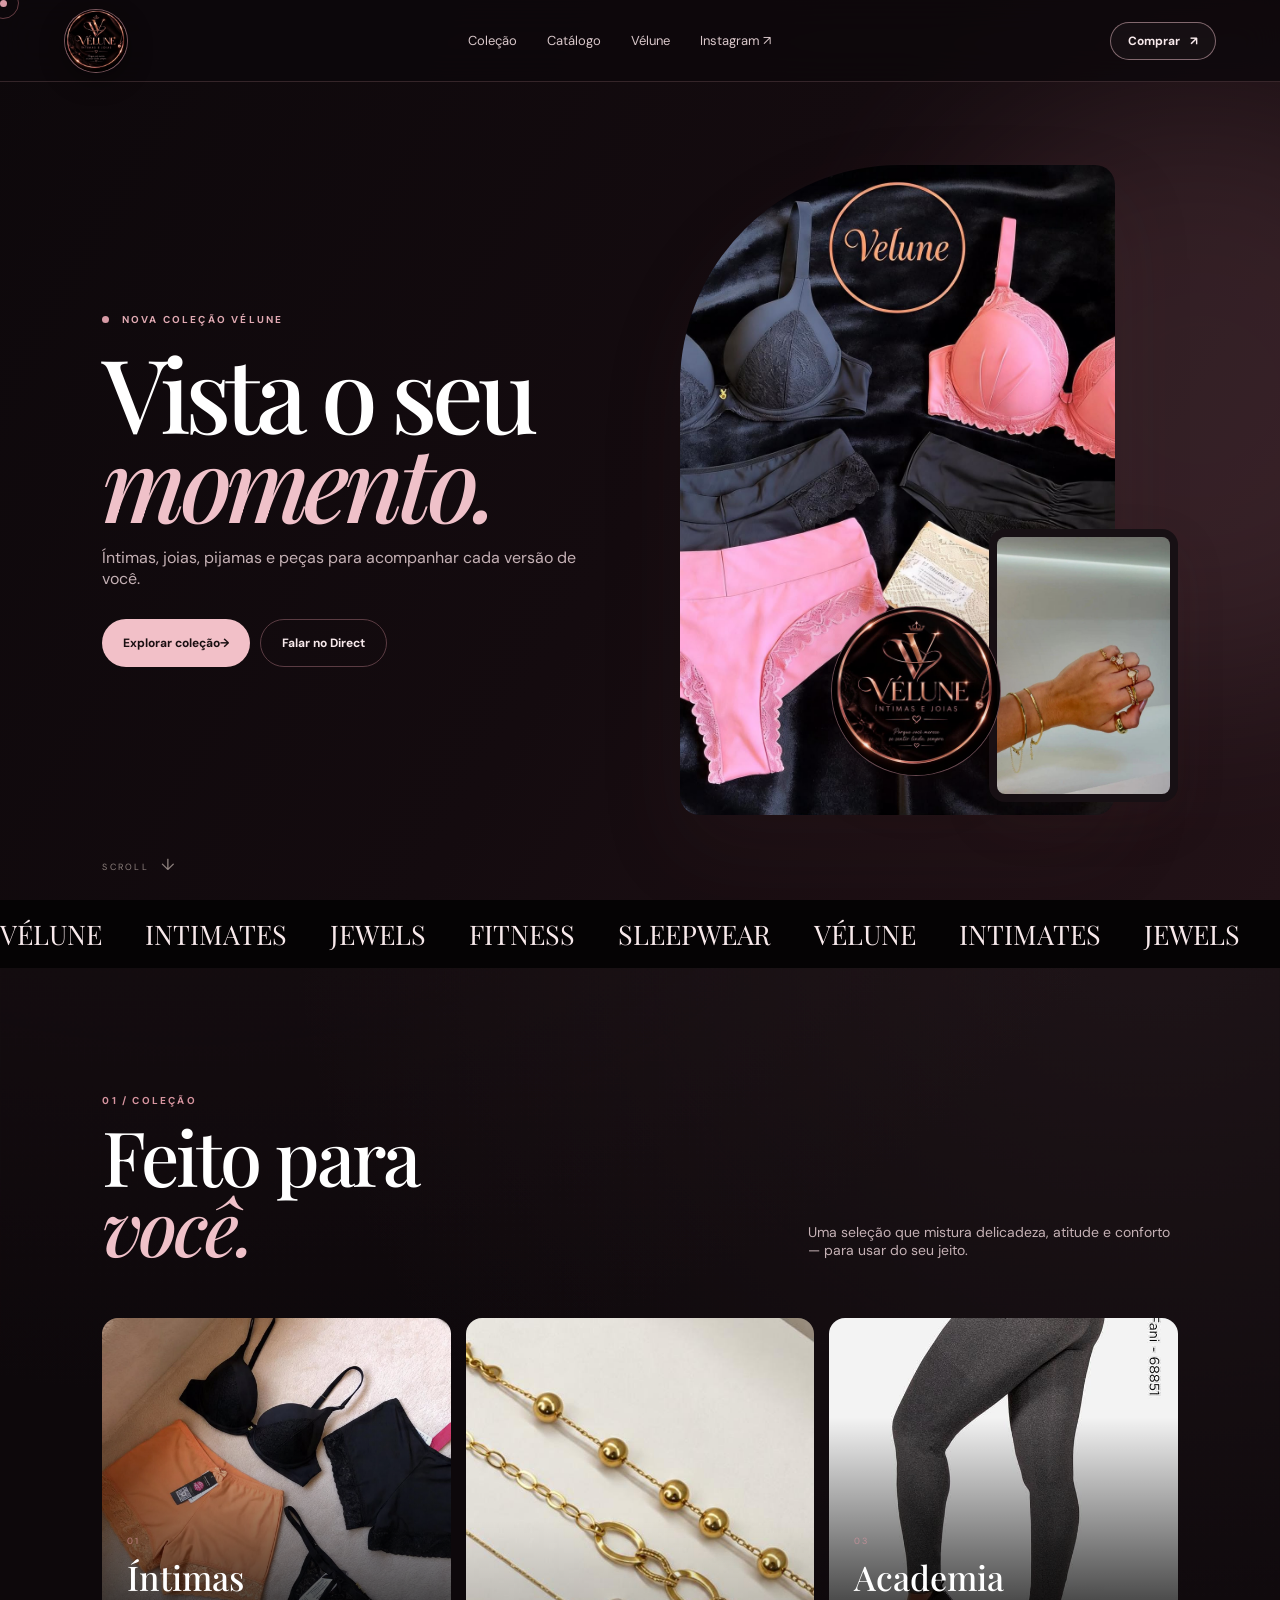
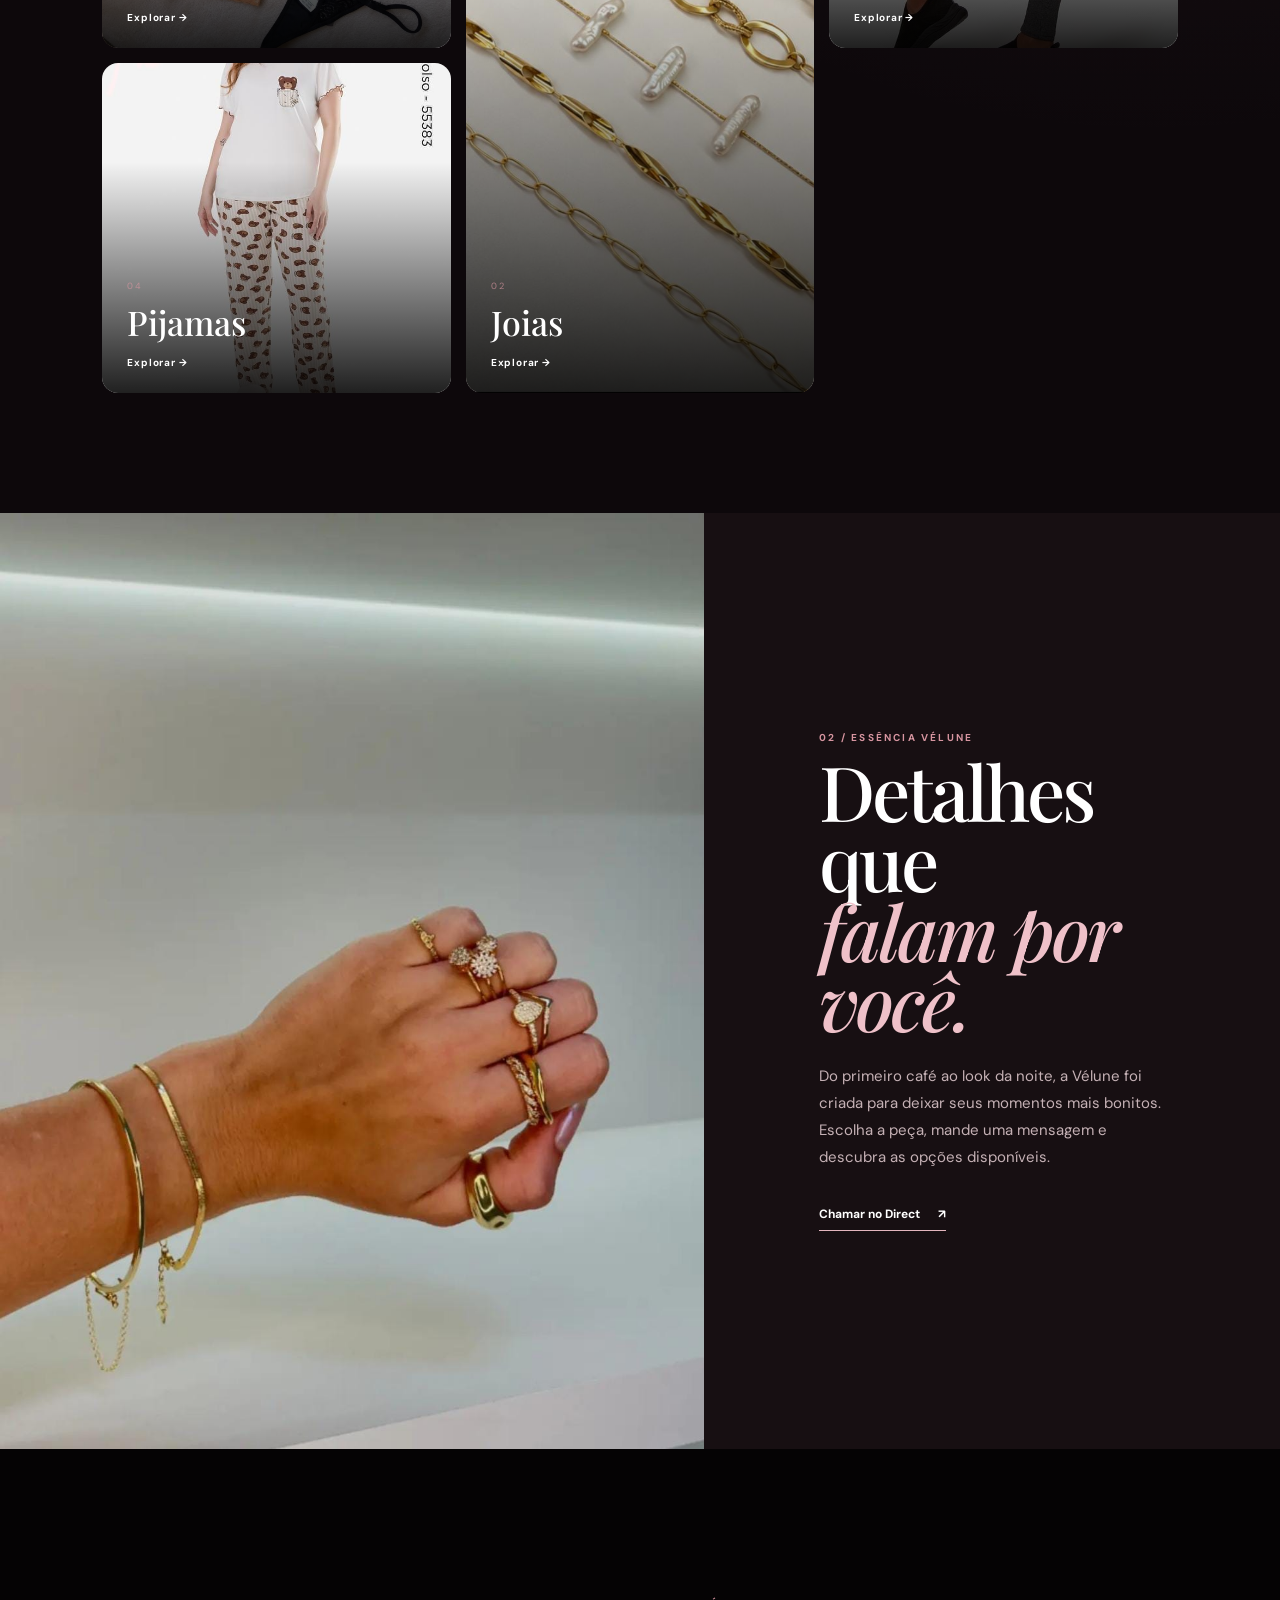
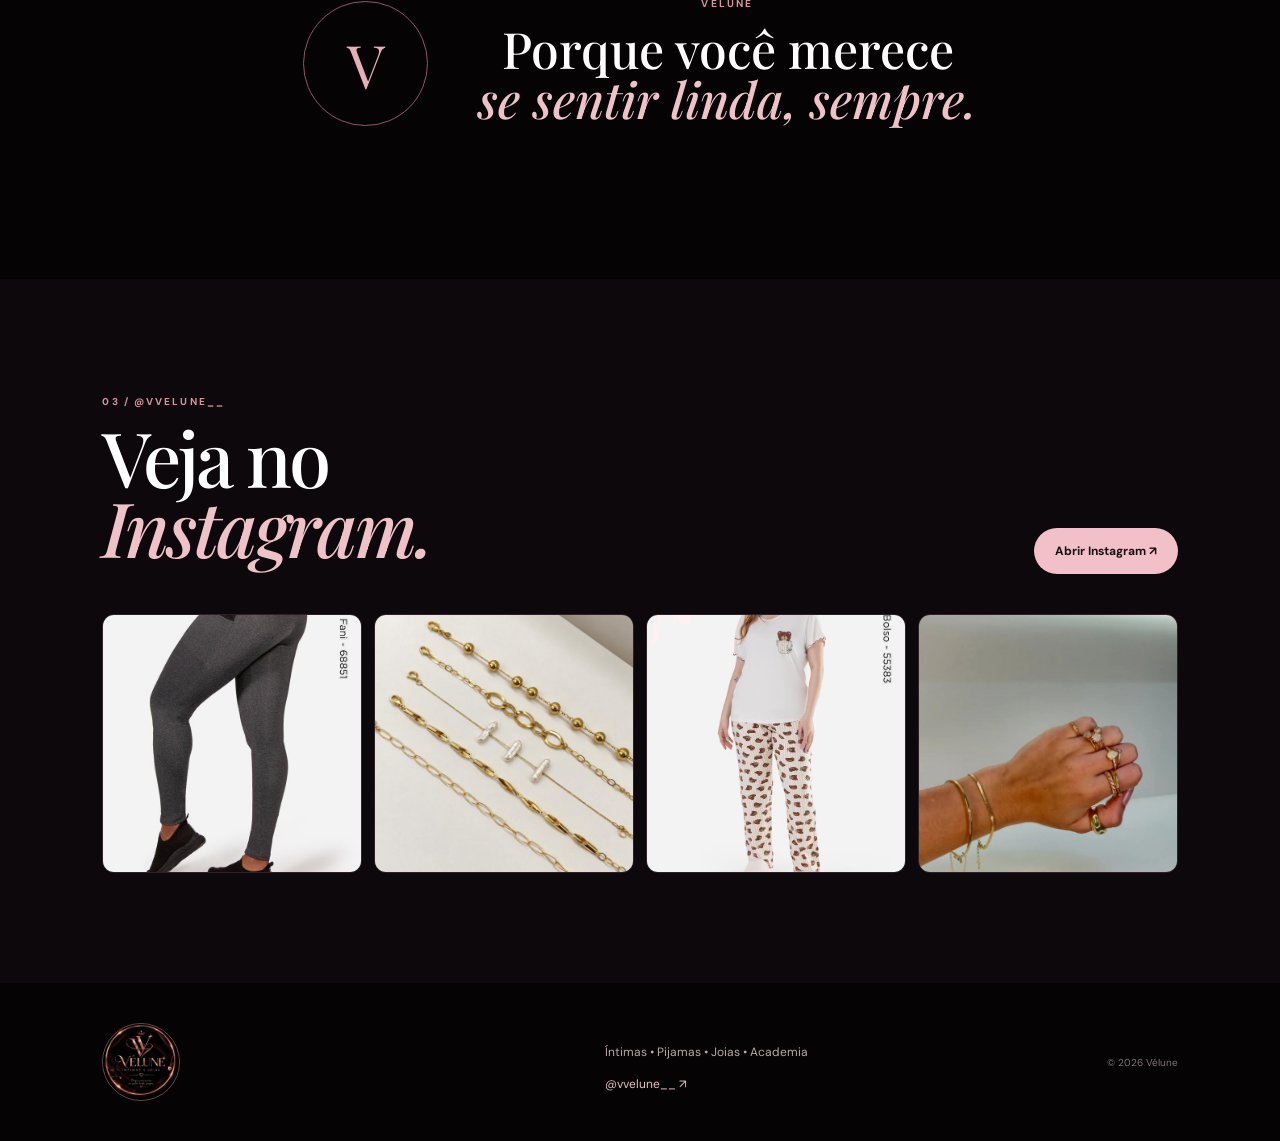
<file: index.html>
<!DOCTYPE html>
<html lang="pt-BR">
<head>
<meta charset="UTF-8">
<meta name="viewport" content="width=device-width,initial-scale=1">
<title>Vélune — íntimas, joias & lifestyle</title>
<meta name="description" content="Vélune — lingerie, pijamas, joias e moda fitness.">
<link rel="preconnect" href="https://fonts.googleapis.com">
<link rel="preconnect" href="https://fonts.gstatic.com" crossorigin>
<link href="https://fonts.googleapis.com/css2?family=DM+Sans:wght@400;500;600;700&family=Playfair+Display:ital,wght@0,500;0,600;1,500&display=swap" rel="stylesheet">
<link rel="stylesheet" href="style.css">
<link rel="icon" type="image/png" href="assets/logo-velune-redonda.jpeg">
</head>
<body>
<div class="cursor"></div>
<div class="cursor-ring"></div>

<header class="header">
  <a href="index.html" class="logo"><img src="assets/logo-velune-redonda.jpeg" alt="Vélune"></a>
  <nav class="nav" aria-label="Navegação principal">
    <a href="#colecao">Coleção</a><a href="catalogo.html">Catálogo</a><a href="#sobre">Vélune</a>
    <a href="https://www.instagram.com/vvelune__/" target="_blank" rel="noopener noreferrer">Instagram ↗</a>
  </nav>
  <a class="header-btn" href="catalogo.html">Comprar <span>↗</span></a>
  <button class="menu" aria-label="Abrir menu" aria-expanded="false" type="button"></button>
</header>

<main>
<section class="hero">
  <div class="hero-bg"></div>
  <div class="hero-content reveal">
    <div class="pill"><span></span> NOVA COLEÇÃO VÉLUNE</div>
    <h1>Vista o seu<br><i>momento.</i></h1>
    <p>Íntimas, joias, pijamas e peças para acompanhar cada versão de você.</p>
    <div class="hero-buttons">
      <a class="btn btn-dark" href="catalogo.html">Explorar coleção <b>→</b></a>
      <a class="btn btn-light" href="https://ig.me/m/vvelune__" target="_blank" rel="noopener noreferrer">Falar no Direct</a>
    </div>
  </div>
  <div class="hero-gallery reveal">
    <div class="hero-main float"><img src="assets/lingerie-variedades-nova.jpeg" alt="Peças Vélune"></div>
    <div class="hero-side float-slow"><img src="assets/joias-mao.jpeg" alt="Joias Vélune"></div>
    <div class="hero-logo-mark"><img src="assets/logo-velune-redonda.jpeg" alt="Vélune — Íntimas e Joias"></div>
  </div>
  <div class="scroll">SCROLL <span>↓</span></div>
</section>

<div class="ticker"><div>VÉLUNE <span></span> INTIMATES <span></span> JEWELS <span></span> FITNESS <span></span> SLEEPWEAR <span></span> VÉLUNE <span></span> INTIMATES <span></span> JEWELS <span></span></div></div>

<section id="colecao" class="section collection">
  <div class="section-top reveal"><div><small>01 / COLEÇÃO</small><h2>Feito para<br><i>você.</i></h2></div><p>Uma seleção que mistura delicadeza, atitude e conforto — para usar do seu jeito.</p></div>
  <div class="cards">
    <a class="collection-card reveal" href="catalogo.html#intimas">
      <img src="assets/intimas-conjunto.jpeg" alt="Íntimas">
      <div class="overlay"></div><div class="card-copy"><span>01</span><h3>Íntimas</h3><b>Explorar →</b></div>
    </a>
    <a class="collection-card tall reveal" href="catalogo.html#joias">
      <img src="assets/joias-colecao.jpeg" alt="Joias">
      <div class="overlay"></div><div class="card-copy"><span>02</span><h3>Joias</h3><b>Explorar →</b></div>
    </a>
    <a class="collection-card reveal" href="catalogo.html#fitness">
      <img src="assets/legging-bolso.jpeg" alt="Legging para academia">
      <div class="overlay"></div><div class="card-copy"><span>03</span><h3>Academia</h3><b>Explorar →</b></div>
    </a>
    <a class="collection-card reveal" href="catalogo.html#pijamas">
      <img src="assets/pijama-teddy-frente.jpeg" alt="Pijama Teddy">
      <div class="overlay"></div><div class="card-copy"><span>04</span><h3>Pijamas</h3><b>Explorar →</b></div>
    </a>
  </div>
</section>

<section class="editorial">
  <div class="editorial-photo reveal"><img src="assets/joias-mao.jpeg" alt="Joias douradas"></div>
  <div class="editorial-copy reveal">
    <small>02 / ESSÊNCIA VÉLUNE</small>
    <h2>Detalhes que<br><i>falam por você.</i></h2>
    <p>Do primeiro café ao look da noite, a Vélune foi criada para deixar seus momentos mais bonitos. Escolha a peça, mande uma mensagem e descubra as opções disponíveis.</p>
    <a class="underlink" href="https://ig.me/m/vvelune__" target="_blank" rel="noopener noreferrer">Chamar no Direct <span>↗</span></a>
  </div>
</section>

<section id="sobre" class="statement reveal">
  <div class="statement-mark">V</div>
  <div><small>VÉLUNE</small><h2>Porque você merece<br><i>se sentir linda, sempre.</i></h2></div>
</section>

<section class="instagram">
  <div class="ig-head reveal"><div><small>03 / @VVELUNE__</small><h2>Veja no<br><i>Instagram.</i></h2></div><a href="https://www.instagram.com/vvelune__/" target="_blank" rel="noopener noreferrer" class="btn btn-dark">Abrir Instagram ↗</a></div>
  <div class="ig-grid">
    <img class="reveal" src="assets/legging-bolso.jpeg" alt="">
    <img class="reveal" src="assets/joias-novidades.jpeg" alt="">
    <img class="reveal" src="assets/pijama-teddy-frente.jpeg" alt="">
    <img class="reveal" src="assets/joias-mao-nova.jpeg" alt="">
  </div>
</section>
</main>

<footer><div class="footer-logo"><img src="assets/logo-velune-redonda.jpeg" alt="Vélune"></div><div><p>Íntimas • Pijamas • Joias • Academia</p><a href="https://www.instagram.com/vvelune__/" target="_blank" rel="noopener noreferrer">@vvelune__ ↗</a></div><small>© 2026 Vélune</small></footer>
<script src="script.js"></script>
</body>
</html>
</file>
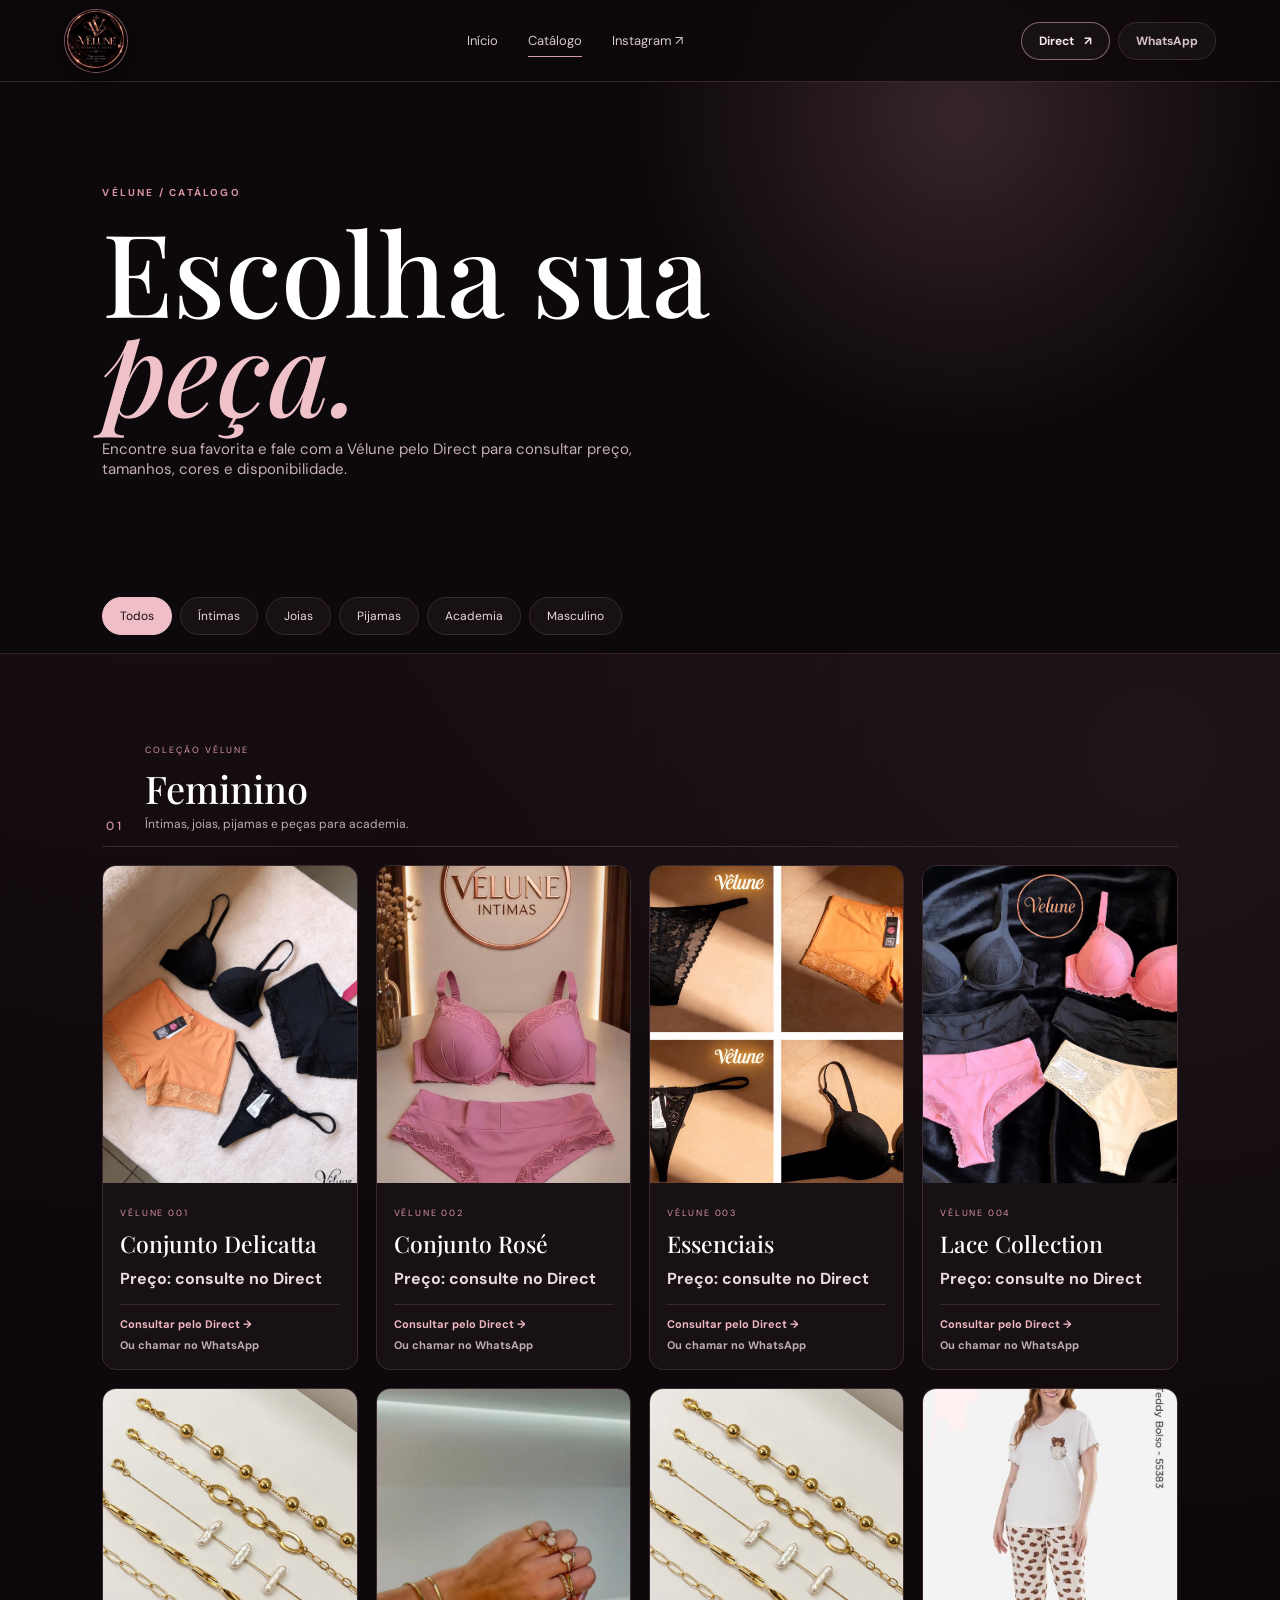
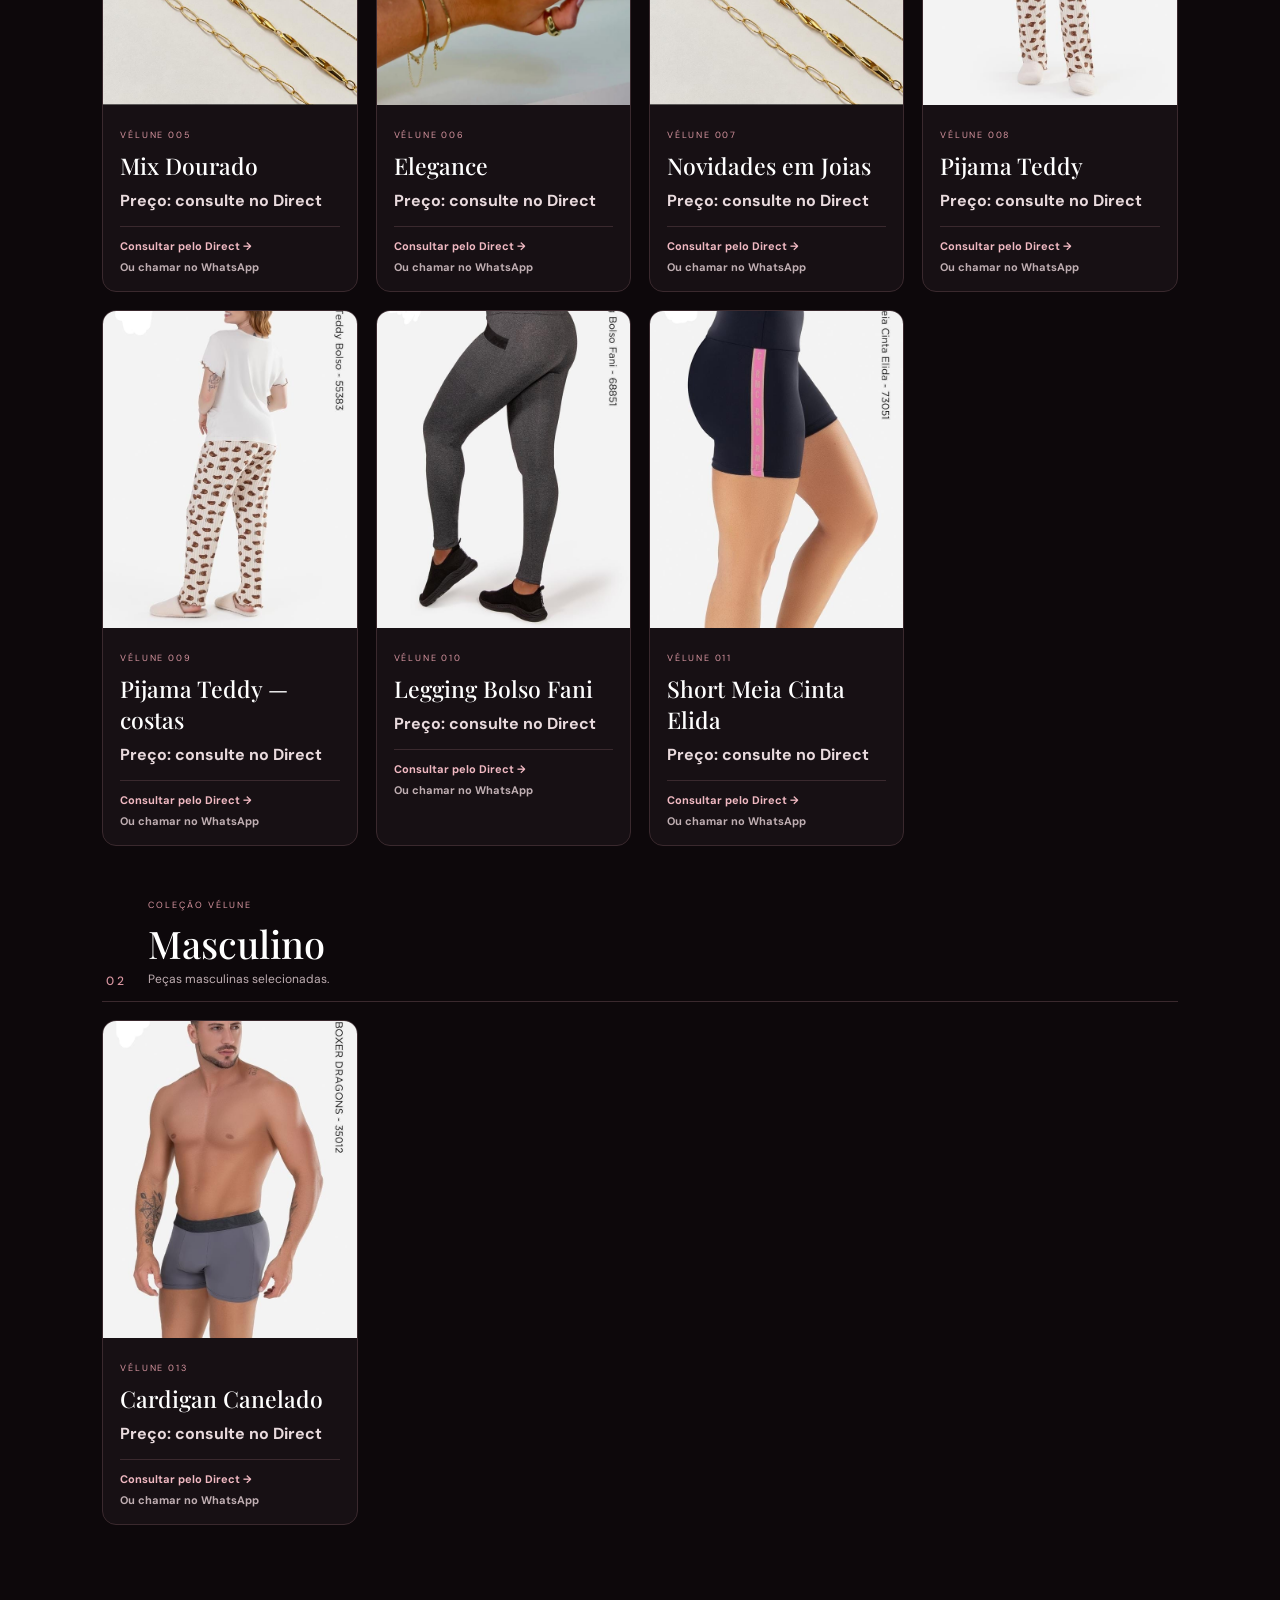
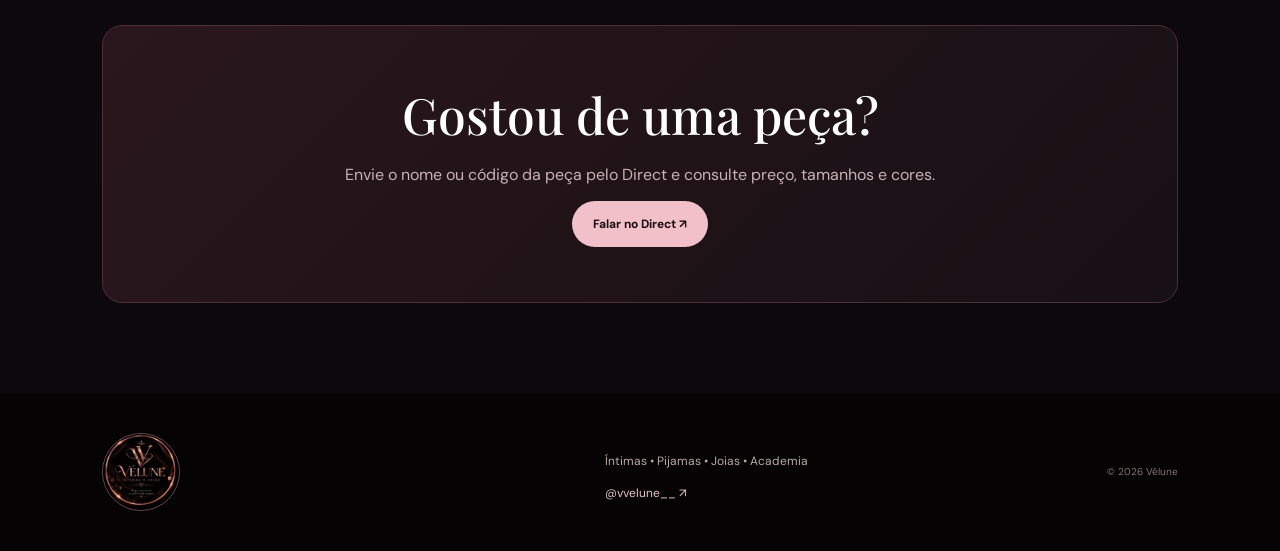
<file: catalogo.html>
<!DOCTYPE html><html lang="pt-BR"><head><meta charset="UTF-8"><meta name="viewport" content="width=device-width,initial-scale=1"><title>Catálogo — Vélune</title><meta name="description" content="Catálogo Vélune: íntimas, pijamas, joias, academia e peças selecionadas."><link rel="preconnect" href="https://fonts.googleapis.com"><link rel="preconnect" href="https://fonts.gstatic.com" crossorigin><link href="https://fonts.googleapis.com/css2?family=DM+Sans:wght@400;500;600;700&family=Playfair+Display:ital,wght@0,500;0,600;1,500&display=swap" rel="stylesheet"><link rel="stylesheet" href="style.css"><link rel="icon" type="image/jpeg" href="assets/logo-velune-redonda.jpeg"></head><body><header class="header"><a href="index.html" class="logo"><img src="assets/logo-velune-redonda.jpeg" alt="Vélune"></a><nav class="nav" aria-label="Navegação principal"><a href="index.html">Início</a><a class="active" href="catalogo.html">Catálogo</a><a href="https://www.instagram.com/vvelune__/" target="_blank" rel="noopener noreferrer">Instagram ↗</a></nav><div class="header-actions"><a class="header-btn" href="https://ig.me/m/vvelune__" target="_blank" rel="noopener noreferrer">Direct <span>↗</span></a><a class="header-btn secondary" href="https://wa.me/5548996984121" target="_blank" rel="noopener noreferrer">WhatsApp</a></div><button class="menu" aria-label="Abrir menu" aria-expanded="false" type="button"></button></header><section class="catalog-hero"><div class="reveal"><small>VÉLUNE / CATÁLOGO</small><h1>Escolha sua<br><i>peça.</i></h1><p>Encontre sua favorita e fale com a Vélune pelo Direct para consultar preço, tamanhos, cores e disponibilidade.</p></div></section><div class="filters"><button class="active" data-cat="all">Todos</button><button data-cat="intimas">Íntimas</button><button data-cat="joias">Joias</button><button data-cat="pijamas">Pijamas</button><button data-cat="fitness">Academia</button><button data-cat="masculino">Masculino</button></div><section class="products"><div class="catalog-section-title" data-section="feminino"><span>01</span><div><small>COLEÇÃO VÉLUNE</small><h2>Feminino</h2><p>Íntimas, joias, pijamas e peças para academia.</p></div></div><article class="product reveal" data-cat="intimas"><div class="product-img"><img src="assets/intimas-conjunto.jpeg" alt="Conjunto Delicatta"></div><div class="product-info"><small>VÉLUNE 001</small><h3>Conjunto Delicatta</h3><strong class="price">Preço: consulte no Direct</strong><a class="direct-link" href="https://ig.me/m/vvelune__?text=Ol%C3%A1%21%20Tenho%20interesse%20em%20Conjunto%20Delicatta.%20Pode%20me%20informar%20o%20pre%C3%A7o%2C%20tamanhos%20e%20cores%20dispon%C3%ADveis%3F" target="_blank" rel="noopener noreferrer">Consultar pelo Direct →</a><a class="whatsapp-link" href="https://wa.me/5548996984121?text=Ol%C3%A1!%20Tenho%20interesse%20em%20Conjunto%20Delicatta" target="_blank" rel="noopener noreferrer">Ou chamar no WhatsApp</a></div></article><article class="product reveal" data-cat="intimas"><div class="product-img"><img src="assets/logo-pink.jpeg" alt="Conjunto Rosé"></div><div class="product-info"><small>VÉLUNE 002</small><h3>Conjunto Rosé</h3><strong class="price">Preço: consulte no Direct</strong><a class="direct-link" href="https://ig.me/m/vvelune__?text=Ol%C3%A1%21%20Tenho%20interesse%20em%20Conjunto%20Ros%C3%A9.%20Pode%20me%20informar%20o%20pre%C3%A7o%2C%20tamanhos%20e%20cores%20dispon%C3%ADveis%3F" target="_blank" rel="noopener noreferrer">Consultar pelo Direct →</a><a class="whatsapp-link" href="https://wa.me/5548996984121?text=Ol%C3%A1!%20Tenho%20interesse%20em%20Conjunto%20Rosé" target="_blank" rel="noopener noreferrer">Ou chamar no WhatsApp</a></div></article><article class="product reveal" data-cat="intimas"><div class="product-img"><img src="assets/intimas-colagem.jpeg" alt="Essenciais"></div><div class="product-info"><small>VÉLUNE 003</small><h3>Essenciais</h3><strong class="price">Preço: consulte no Direct</strong><a class="direct-link" href="https://ig.me/m/vvelune__?text=Ol%C3%A1%21%20Tenho%20interesse%20em%20Essenciais.%20Pode%20me%20informar%20o%20pre%C3%A7o%2C%20tamanhos%20e%20cores%20dispon%C3%ADveis%3F" target="_blank" rel="noopener noreferrer">Consultar pelo Direct →</a><a class="whatsapp-link" href="https://wa.me/5548996984121?text=Ol%C3%A1!%20Tenho%20interesse%20em%20Essenciais" target="_blank" rel="noopener noreferrer">Ou chamar no WhatsApp</a></div></article><article class="product reveal" data-cat="intimas"><div class="product-img"><img src="assets/intimas-variedades.jpeg" alt="Lace Collection"></div><div class="product-info"><small>VÉLUNE 004</small><h3>Lace Collection</h3><strong class="price">Preço: consulte no Direct</strong><a class="direct-link" href="https://ig.me/m/vvelune__?text=Ol%C3%A1%21%20Tenho%20interesse%20em%20Lace%20Collection.%20Pode%20me%20informar%20o%20pre%C3%A7o%2C%20tamanhos%20e%20cores%20dispon%C3%ADveis%3F" target="_blank" rel="noopener noreferrer">Consultar pelo Direct →</a><a class="whatsapp-link" href="https://wa.me/5548996984121?text=Ol%C3%A1!%20Tenho%20interesse%20em%20Lace%20Collection" target="_blank" rel="noopener noreferrer">Ou chamar no WhatsApp</a></div></article><article class="product reveal" data-cat="joias"><div class="product-img"><img src="assets/joias-colecao.jpeg" alt="Mix Dourado"></div><div class="product-info"><small>VÉLUNE 005</small><h3>Mix Dourado</h3><strong class="price">Preço: consulte no Direct</strong><a class="direct-link" href="https://ig.me/m/vvelune__?text=Ol%C3%A1%21%20Tenho%20interesse%20em%20Mix%20Dourado.%20Pode%20me%20informar%20o%20pre%C3%A7o%2C%20tamanhos%20e%20cores%20dispon%C3%ADveis%3F" target="_blank" rel="noopener noreferrer">Consultar pelo Direct →</a><a class="whatsapp-link" href="https://wa.me/5548996984121?text=Ol%C3%A1!%20Tenho%20interesse%20em%20Mix%20Dourado" target="_blank" rel="noopener noreferrer">Ou chamar no WhatsApp</a></div></article><article class="product reveal" data-cat="joias"><div class="product-img"><img src="assets/joias-mao.jpeg" alt="Elegance"></div><div class="product-info"><small>VÉLUNE 006</small><h3>Elegance</h3><strong class="price">Preço: consulte no Direct</strong><a class="direct-link" href="https://ig.me/m/vvelune__?text=Ol%C3%A1%21%20Tenho%20interesse%20em%20Elegance.%20Pode%20me%20informar%20o%20pre%C3%A7o%2C%20tamanhos%20e%20cores%20dispon%C3%ADveis%3F" target="_blank" rel="noopener noreferrer">Consultar pelo Direct →</a><a class="whatsapp-link" href="https://wa.me/5548996984121?text=Ol%C3%A1!%20Tenho%20interesse%20em%20Elegance" target="_blank" rel="noopener noreferrer">Ou chamar no WhatsApp</a></div></article><article class="product reveal" data-cat="joias"><div class="product-img"><img src="assets/joias-novidades.jpeg" alt="Novidades em Joias"></div><div class="product-info"><small>VÉLUNE 007</small><h3>Novidades em Joias</h3><strong class="price">Preço: consulte no Direct</strong><a class="direct-link" href="https://ig.me/m/vvelune__?text=Ol%C3%A1%21%20Tenho%20interesse%20em%20Novidades%20em%20Joias.%20Pode%20me%20informar%20o%20pre%C3%A7o%2C%20tamanhos%20e%20cores%20dispon%C3%ADveis%3F" target="_blank" rel="noopener noreferrer">Consultar pelo Direct →</a><a class="whatsapp-link" href="https://wa.me/5548996984121?text=Ol%C3%A1!%20Tenho%20interesse%20em%20Novidades%20em%20Joias" target="_blank" rel="noopener noreferrer">Ou chamar no WhatsApp</a></div></article><article class="product reveal" data-cat="pijamas"><div class="product-img"><img src="assets/pijama-teddy-frente.jpeg" alt="Pijama Teddy"></div><div class="product-info"><small>VÉLUNE 008</small><h3>Pijama Teddy</h3><strong class="price">Preço: consulte no Direct</strong><a class="direct-link" href="https://ig.me/m/vvelune__?text=Ol%C3%A1%21%20Tenho%20interesse%20em%20Pijama%20Teddy.%20Pode%20me%20informar%20o%20pre%C3%A7o%2C%20tamanhos%20e%20cores%20dispon%C3%ADveis%3F" target="_blank" rel="noopener noreferrer">Consultar pelo Direct →</a><a class="whatsapp-link" href="https://wa.me/5548996984121?text=Ol%C3%A1!%20Tenho%20interesse%20em%20Pijama%20Teddy" target="_blank" rel="noopener noreferrer">Ou chamar no WhatsApp</a></div></article><article class="product reveal" data-cat="pijamas"><div class="product-img"><img src="assets/pijama-teddy-costas.jpeg" alt="Pijama Teddy — costas"></div><div class="product-info"><small>VÉLUNE 009</small><h3>Pijama Teddy — costas</h3><strong class="price">Preço: consulte no Direct</strong><a class="direct-link" href="https://ig.me/m/vvelune__?text=Ol%C3%A1%21%20Tenho%20interesse%20em%20Pijama%20Teddy%20%E2%80%94%20costas.%20Pode%20me%20informar%20o%20pre%C3%A7o%2C%20tamanhos%20e%20cores%20dispon%C3%ADveis%3F" target="_blank" rel="noopener noreferrer">Consultar pelo Direct →</a><a class="whatsapp-link" href="https://wa.me/5548996984121?text=Ol%C3%A1!%20Tenho%20interesse%20em%20Pijama%20Teddy%20—%20costas" target="_blank" rel="noopener noreferrer">Ou chamar no WhatsApp</a></div></article><article class="product reveal" data-cat="fitness"><div class="product-img"><img src="assets/legging-bolso.jpeg" alt="Legging Bolso Fani"></div><div class="product-info"><small>VÉLUNE 010</small><h3>Legging Bolso Fani</h3><strong class="price">Preço: consulte no Direct</strong><a class="direct-link" href="https://ig.me/m/vvelune__?text=Ol%C3%A1%21%20Tenho%20interesse%20em%20Legging%20Bolso%20Fani.%20Pode%20me%20informar%20o%20pre%C3%A7o%2C%20tamanhos%20e%20cores%20dispon%C3%ADveis%3F" target="_blank" rel="noopener noreferrer">Consultar pelo Direct →</a><a class="whatsapp-link" href="https://wa.me/5548996984121?text=Ol%C3%A1!%20Tenho%20interesse%20em%20Legging%20Bolso%20Fani" target="_blank" rel="noopener noreferrer">Ou chamar no WhatsApp</a></div></article><article class="product reveal" data-cat="fitness"><div class="product-img"><img src="assets/short-meia-cinta.jpeg" alt="Short Meia Cinta Elida"></div><div class="product-info"><small>VÉLUNE 011</small><h3>Short Meia Cinta Elida</h3><strong class="price">Preço: consulte no Direct</strong><a class="direct-link" href="https://ig.me/m/vvelune__?text=Ol%C3%A1%21%20Tenho%20interesse%20em%20Short%20Meia%20Cinta%20Elida.%20Pode%20me%20informar%20o%20pre%C3%A7o%2C%20tamanhos%20e%20cores%20dispon%C3%ADveis%3F" target="_blank" rel="noopener noreferrer">Consultar pelo Direct →</a><a class="whatsapp-link" href="https://wa.me/5548996984121?text=Ol%C3%A1!%20Tenho%20interesse%20em%20Short%20Meia%20Cinta%20Elida" target="_blank" rel="noopener noreferrer">Ou chamar no WhatsApp</a></div></article><div class="catalog-section-title" data-section="masculino"><span>02</span><div><small>COLEÇÃO VÉLUNE</small><h2>Masculino</h2><p>Peças masculinas selecionadas.</p></div></div><article class="product reveal" data-cat="masculino"><div class="product-img"><img src="assets/cardigan-canelado.jpeg" alt="Cardigan Canelado"></div><div class="product-info"><small>VÉLUNE 013</small><h3>Cardigan Canelado</h3><strong class="price">Preço: consulte no Direct</strong><a class="direct-link" href="https://ig.me/m/vvelune__?text=Ol%C3%A1%21%20Tenho%20interesse%20em%20Cardigan%20Canelado.%20Pode%20me%20informar%20o%20pre%C3%A7o%2C%20tamanhos%20e%20cores%20dispon%C3%ADveis%3F" target="_blank" rel="noopener noreferrer">Consultar pelo Direct →</a><a class="whatsapp-link" href="https://wa.me/5548996984121?text=Ol%C3%A1!%20Tenho%20interesse%20em%20Cardigan%20Canelado" target="_blank" rel="noopener noreferrer">Ou chamar no WhatsApp</a></div></article></section><section class="catalog-bottom"><h2>Gostou de uma peça?</h2><p>Envie o nome ou código da peça pelo Direct e consulte preço, tamanhos e cores.</p><a class="btn btn-dark" href="https://ig.me/m/vvelune__" target="_blank" rel="noopener noreferrer">Falar no Direct ↗</a></section><footer><div class="footer-logo"><img src="assets/logo-velune-redonda.jpeg" alt="Vélune"></div><div><p>Íntimas • Pijamas • Joias • Academia</p><a href="https://www.instagram.com/vvelune__/" target="_blank" rel="noopener noreferrer">@vvelune__ ↗</a></div><small>© 2026 Vélune</small></footer><script src="script.js"></script></body></html>
</file>
<file: style.css>
:root{--ink:#171315;--rose:#c88791;--rose2:#e8c3c5;--cream:#f7f1ee;--line:#e6d9d5;--muted:#7d706e;--white:#fff}
*{box-sizing:border-box}html{scroll-behavior:smooth}body{margin:0;color:var(--ink);background:#fbf8f6;font-family:"DM Sans",sans-serif;overflow-x:hidden}a{text-decoration:none;color:inherit}img{display:block;width:100%;height:100%;object-fit:cover}.header{height:82px;padding:9px 5vw;display:flex;align-items:center;justify-content:space-between;gap:30px;position:fixed;top:0;width:100%;z-index:30;background:rgba(251,248,246,.8);backdrop-filter:blur(18px);border-bottom:1px solid rgba(230,217,213,.65)}.logo{width:94px;height:61px;border-radius:10px;overflow:hidden;background:#fff}.nav{display:flex;gap:30px;font-size:13px;color:#665c59}.nav a{position:relative;padding:8px 0}.nav a:after{content:"";position:absolute;left:0;bottom:0;width:0;height:1px;background:var(--rose);transition:.3s}.nav a:hover:after,.nav .active:after{width:100%}.header-btn{border:1px solid var(--ink);border-radius:100px;padding:10px 17px;font-size:12px;font-weight:700}.header-btn span{margin-left:7px}.menu{display:none;background:none;border:0;font-size:22px}.hero{min-height:100vh;padding:150px 8vw 70px;display:grid;grid-template-columns:.95fr 1.05fr;gap:6vw;align-items:center;position:relative;overflow:hidden;background:linear-gradient(115deg,#fbf8f6 48%,#f1e2df 48%)}.hero-bg{position:absolute;width:600px;height:600px;border-radius:50%;background:#e7c1c3;filter:blur(90px);opacity:.3;right:-220px;top:90px;animation:pulse 7s ease-in-out infinite}.hero-content{position:relative;z-index:2}.pill{font-size:10px;letter-spacing:.22em;font-weight:700;color:#916069}.pill span{display:inline-block;width:7px;height:7px;border-radius:50%;background:var(--rose);margin-right:8px;animation:blink 1.5s infinite}.hero h1{font-family:"Playfair Display",serif;font-size:clamp(62px,8vw,112px);line-height:.86;font-weight:500;letter-spacing:-.055em;margin:22px 0}.hero h1 i,.section h2 i,.editorial h2 i,.statement h2 i,.ig-head h2 i,.catalog-hero h1 i{font-weight:500;color:#a75e69}.hero-content>p{max-width:480px;color:var(--muted);font-size:16px}.hero-buttons{display:flex;gap:10px;flex-wrap:wrap;margin-top:30px}.btn{display:inline-flex;align-items:center;justify-content:center;padding:15px 21px;border-radius:100px;font-size:12px;font-weight:700;transition:.25s}.btn:hover{transform:translateY(-4px);box-shadow:0 15px 30px #4c25251a}.btn-dark{background:var(--ink);color:#fff}.btn-light{background:#fff;border:1px solid var(--line)}.hero-gallery{height:650px;position:relative;max-width:630px;width:100%;justify-self:end}.hero-main{position:absolute;inset:0 12% 0 5%;border-radius:220px 20px 20px 20px;overflow:hidden;box-shadow:0 35px 80px #44282a26}.hero-side{position:absolute;width:36%;height:42%;right:0;bottom:2%;border:8px solid #fbf8f6;border-radius:16px;overflow:hidden;box-shadow:0 20px 50px #44282a20}.circle-stamp{position:absolute;left:-35px;top:12%;width:112px;height:112px;border-radius:50%;background:var(--ink);color:#fff;display:flex;flex-direction:column;align-items:center;justify-content:center;text-align:center;font-family:"Playfair Display",serif;font-size:20px;transform:rotate(-12deg);box-shadow:0 20px 40px #0002}.circle-stamp small{font:7px "DM Sans";letter-spacing:.18em;margin-top:5px}.float{animation:float 5s ease-in-out infinite}.float-slow{animation:float 6.5s ease-in-out infinite reverse}.scroll{position:absolute;bottom:25px;left:8vw;font-size:9px;letter-spacing:.25em;color:#8e817e}.scroll span{font-size:16px;margin-left:8px}.ticker{overflow:hidden;white-space:nowrap;background:var(--ink);color:#fff;font-family:"Playfair Display",serif;font-size:27px;padding:16px 0}.ticker div{display:inline-block;animation:ticker 25s linear infinite}.ticker span{color:var(--rose2);margin:0 18px}.section{padding:120px 8vw}.section-top{display:flex;justify-content:space-between;align-items:end;margin-bottom:45px}.section-top small,.editorial small,.statement small,.ig-head small,.catalog-hero small{font-size:10px;letter-spacing:.22em;font-weight:700;color:#9b626b}.section h2,.editorial h2,.ig-head h2{font:500 clamp(48px,6vw,76px)/.92 "Playfair Display";letter-spacing:-.04em;margin:12px 0}.section-top>p{max-width:370px;color:var(--muted);font-size:14px}.cards{display:grid;grid-template-columns:1fr 1fr 1fr;grid-auto-rows:330px;gap:15px}.collection-card{position:relative;overflow:hidden;border-radius:16px;cursor:pointer}.collection-card.tall{grid-row:span 2}.collection-card img{transition:transform .8s cubic-bezier(.2,.8,.2,1)}.collection-card:hover img{transform:scale(1.08)}.overlay{position:absolute;inset:0;background:linear-gradient(transparent 35%,#000b)}.card-copy{position:absolute;left:25px;right:25px;bottom:22px;color:#fff}.card-copy span{font-size:9px;letter-spacing:.2em;opacity:.7}.card-copy h3{font:500 34px "Playfair Display";margin:5px 0}.card-copy b{font-size:10px;letter-spacing:.08em}.editorial{display:grid;grid-template-columns:1.1fr .9fr;min-height:700px;background:var(--cream)}.editorial-photo{min-height:600px;overflow:hidden}.editorial-photo img{transition:transform 1.2s}.editorial:hover .editorial-photo img{transform:scale(1.04)}.editorial-copy{padding:80px 9vw;display:flex;flex-direction:column;justify-content:center}.editorial-copy p{max-width:480px;color:var(--muted);font-size:15px;line-height:1.8}.underlink{font-weight:700;font-size:12px;border-bottom:1px solid var(--ink);width:max-content;padding-bottom:8px;margin-top:20px}.underlink span{margin-left:15px}.statement{min-height:430px;background:#1b1516;color:#fff;display:flex;align-items:center;justify-content:center;text-align:center;gap:50px;padding:70px 20px}.statement-mark{width:125px;height:125px;border:1px solid #a9787c;border-radius:50%;display:grid;place-items:center;font:60px "Playfair Display";color:#e5b7bb;animation:spin 16s linear infinite}.statement h2{font:500 50px/1 "Playfair Display";margin:12px 0}.statement h2 i{color:#e5b7bb}.instagram{padding:110px 8vw}.ig-head{display:flex;justify-content:space-between;align-items:end;margin-bottom:40px}.ig-grid{display:grid;grid-template-columns:repeat(4,1fr);gap:12px}.ig-grid img{aspect-ratio:1/1;border-radius:12px;transition:transform .4s}.ig-grid img:hover{transform:translateY(-8px) rotate(1deg)}footer{background:var(--ink);color:#fff;padding:40px 8vw;display:grid;grid-template-columns:1fr 1fr auto;align-items:center;gap:30px}footer img{width:100px;height:60px;border-radius:9px}footer p,footer a{font-size:12px;color:#b8aba9}footer a{color:#e8c3c5}footer small{font-size:10px;color:#807674}.catalog-hero{padding:180px 8vw 85px;background:radial-gradient(circle at 75% 20%,#eac8ca,#fbf8f6 35%)}.catalog-hero h1{font:500 clamp(65px,9vw,120px)/.86 "Playfair Display";margin:20px 0}.catalog-hero p{max-width:600px;color:var(--muted);font-size:15px}.filters{position:sticky;top:82px;z-index:10;padding:18px 8vw;background:#fbf8f6ee;backdrop-filter:blur(14px);display:flex;gap:8px;border-bottom:1px solid var(--line)}.filters button{border:1px solid var(--line);background:#fff;padding:10px 17px;border-radius:100px;font:12px "DM Sans";cursor:pointer}.filters button.active,.filters button:hover{background:var(--ink);color:#fff}.products{padding:55px 8vw 100px;display:grid;grid-template-columns:repeat(4,1fr);gap:18px}.product{background:#fff;border:1px solid var(--line);border-radius:14px;overflow:hidden;transition:.35s}.product:hover{transform:translateY(-8px);box-shadow:0 25px 60px #4d2b2b18}.product-img{aspect-ratio:4/5;overflow:hidden}.product-img img{transition:transform .6s}.product:hover .product-img img{transform:scale(1.06)}.product-info{padding:17px}.product-info small{font-size:9px;letter-spacing:.2em;color:#9b626b}.product-info h3{font:500 23px "Playfair Display";margin:7px 0}.product-info strong{display:block;margin:9px 0 15px}.product-info a{font-size:11px;font-weight:700;border-top:1px solid var(--line);display:block;padding-top:12px}.catalog-bottom{margin:0 8vw 90px;padding:55px;text-align:center;background:#ead0d1;border-radius:20px}.catalog-bottom h2{font:500 50px "Playfair Display";margin:0 0 10px}.catalog-bottom p{color:#705c5d}.reveal{opacity:0;transform:translateY(35px);transition:opacity .8s ease,transform .8s ease}.reveal.visible{opacity:1;transform:none}.cursor,.cursor-ring{display:none;position:fixed;pointer-events:none;z-index:100}.cursor{width:7px;height:7px;background:var(--rose);border-radius:50%}.cursor-ring{width:32px;height:32px;border:1px solid #b56c7588;border-radius:50%;margin:-13px 0 0 -13px;transition:.08s}@keyframes float{50%{transform:translateY(-13px) rotate(1deg)}}@keyframes pulse{50%{transform:scale(1.15);opacity:.42}}@keyframes blink{50%{opacity:.25}}@keyframes ticker{to{transform:translateX(-50%)}}@keyframes spin{to{transform:rotate(360deg)}}@media(min-width:1000px){.cursor,.cursor-ring{display:block}}@media(max-width:850px){.header{height:70px;padding:8px 18px}.nav{display:none}.menu{display:block}.header-btn{font-size:10px}.hero{padding:125px 20px 60px;display:block;background:#fbf8f6}.hero h1{font-size:65px}.hero-gallery{height:480px;margin-top:35px}.hero-main{inset:0 8% 0 3%;border-radius:170px 15px 15px 15px}.hero-side{width:40%;height:40%}.circle-stamp{left:-5px}.scroll{display:none}.section,.instagram{padding:75px 20px}.section-top,.ig-head{display:block}.section-top>p{margin-top:25px}.cards{grid-template-columns:1fr 1fr;grid-auto-rows:260px}.collection-card.tall{grid-row:span 2}.editorial{grid-template-columns:1fr}.editorial-photo{min-height:430px}.editorial-copy{padding:60px 25px}.statement{display:block}.statement-mark{margin:0 auto 30px}.statement h2{font-size:39px}.ig-grid{grid-template-columns:1fr 1fr}.products{grid-template-columns:1fr 1fr;padding:35px 20px 70px}.filters{padding:12px 20px;top:70px;overflow:auto}.catalog-hero{padding:135px 20px 65px}.catalog-bottom{margin:0 20px 70px;padding:35px 20px}.catalog-bottom h2{font-size:38px}footer{grid-template-columns:1fr;padding:35px 20px}}@media(max-width:480px){.hero h1{font-size:56px}.hero-gallery{height:390px}.cards{grid-auto-rows:220px}.card-copy h3{font-size:27px}.products{gap:10px}.product-info{padding:12px}.product-info h3{font-size:19px}}

/* Correções de navegação, filtros e acessibilidade */
.nav{display:flex;gap:30px;font-size:13px;color:#665c59;align-items:center}
.nav a{position:relative;padding:8px 0}
.nav a:after{content:"";position:absolute;left:0;bottom:0;width:0;height:1px;background:var(--rose);transition:.3s}
.nav a:hover:after,.nav a.active:after{width:100%}
.product.is-hidden{display:none}
.product.visible{opacity:1;transform:none}
.menu{cursor:pointer;line-height:1}

@media(max-width:850px){
  .nav{
    position:absolute;
    top:70px;
    left:12px;
    right:12px;
    display:flex;
    flex-direction:column;
    align-items:stretch;
    gap:2px;
    padding:10px;
    background:rgba(251,248,246,.97);
    border:1px solid var(--line);
    border-radius:16px;
    box-shadow:0 18px 50px rgba(40,20,20,.12);
    backdrop-filter:blur(18px);
    opacity:0;
    visibility:hidden;
    transform:translateY(-8px);
    transition:.22s ease;
  }
  .nav.open{opacity:1;visibility:visible;transform:none}
  .nav a{padding:13px 12px;border-radius:10px}
  .nav a:hover{background:#f4e7e5}
  .nav a:after{display:none}
  .header-btn{margin-left:auto}
  .header{gap:10px}
  .logo{width:82px;height:54px}
  .products{grid-template-columns:repeat(2,minmax(0,1fr))}
}
@media(max-width:480px){
  .header-btn{padding:9px 12px}
  .products{grid-template-columns:1fr}
  .product-info h3{font-size:21px}
  .filters{scrollbar-width:none}
  .filters::-webkit-scrollbar{display:none}
}
@media(prefers-reduced-motion:reduce){
  html{scroll-behavior:auto}
  *,*::before,*::after{animation-duration:.01ms!important;animation-iteration-count:1!important;transition-duration:.01ms!important}
}

.whatsapp-link{font-weight:600}.whatsapp-link:hover{color:#7d5b58}

/* Identidade visual Vélune */
.logo{
  display:flex;
  align-items:center;
  width:108px;
  height:58px;
  overflow:visible;
}
.logo img{
  width:100%;
  height:100%;
  object-fit:contain;
  object-position:center;
  filter:drop-shadow(0 4px 12px rgba(117,69,61,.10));
  transition:transform .35s ease, filter .35s ease;
}
.logo:hover img{
  transform:scale(1.04);
  filter:drop-shadow(0 7px 18px rgba(117,69,61,.18));
}
.footer-logo{
  width:135px;
  height:78px;
  display:flex;
  align-items:center;
}
.footer-logo img{
  width:100%;
  height:100%;
  object-fit:contain;
}
.hero-logo-mark{
  position:absolute;
  left:50%;
  bottom:5%;
  transform:translateX(-50%);
  width:180px;
  height:180px;
  z-index:4;
  pointer-events:none;
  opacity:.92;
  filter:drop-shadow(0 12px 30px rgba(44,15,14,.28));
  animation:logoFloat 5s ease-in-out infinite;
}
.hero-logo-mark img{
  width:100%;
  height:100%;
  object-fit:contain;
}
@keyframes logoFloat{
  0%,100%{transform:translateX(-50%) translateY(0) rotate(-1deg)}
  50%{transform:translateX(-50%) translateY(-10px) rotate(1deg)}
}
@media(max-width:850px){
  .logo{width:88px;height:52px}
  .footer-logo{width:115px;height:68px}
  .hero-logo-mark{width:125px;height:125px;bottom:3%}
}
@media(prefers-reduced-motion:reduce){
  .hero-logo-mark{animation:none}
}

/* Logo Vélune retangular */
.logo{
  width:150px;
  height:58px;
  display:flex;
  align-items:center;
  overflow:hidden;
  border-radius:4px;
}
.logo img{
  width:100%;
  height:100%;
  object-fit:cover;
  object-position:center;
  filter:none;
  transform:none;
}
.logo:hover img{
  transform:scale(1.015);
  filter:brightness(1.04);
}
.hero-logo-mark{
  width:min(720px, 72vw);
  height:auto;
  aspect-ratio:16/6.7;
  left:50%;
  bottom:6%;
  border-radius:8px;
  overflow:hidden;
  opacity:.97;
  animation:logoFloat 5s ease-in-out infinite;
}
.hero-logo-mark img{
  width:100%;
  height:100%;
  object-fit:cover;
  object-position:center;
}
.footer-logo{
  width:190px;
  height:76px;
  overflow:hidden;
  border-radius:5px;
}
.footer-logo img{
  width:100%;
  height:100%;
  object-fit:cover;
}
@media(max-width:850px){
  .logo{width:112px;height:48px}
  .hero-logo-mark{width:88vw;bottom:4%}
  .footer-logo{width:150px;height:62px}
}

/* Nova identidade Vélune: rosa muito claro */
.logo img,
.footer-logo img,
.hero-logo-mark img{
  object-fit:contain;
}
.logo{
  background:#f9e9ec;
}

/* VÉLUNE — tema inspirado na logo enviada: preto profundo + rosé metálico */
:root{--ink:#f7e9eb;--rose:#d79aa5;--rose2:#efc1c9;--cream:#191114;--line:#3a292e;--muted:#c5b1b5;--white:#fff;--site:#0d080b;--panel:#171014}
html,body{background:var(--site);color:#f7e9eb}
body{background:radial-gradient(circle at 15% 5%,rgba(160,91,105,.12),transparent 28%),radial-gradient(circle at 90% 20%,rgba(216,151,164,.09),transparent 24%),var(--site)}
.header{background:rgba(13,8,11,.82);border-bottom:1px solid rgba(215,154,165,.2)}
.logo{width:64px;height:64px;border-radius:50%;background:#0d080b;border:1px solid rgba(215,154,165,.55);box-shadow:0 8px 25px rgba(0,0,0,.35);overflow:hidden}
.logo img{width:100%;height:100%;object-fit:cover;border-radius:50%;filter:none}
.logo:hover img{transform:scale(1.06);filter:brightness(1.06)}
.nav{color:#d9c7ca}.nav a:after{background:var(--rose)}
.header-actions{display:flex;gap:8px;align-items:center}.header-btn{border-color:rgba(239,193,201,.5);color:#f7e9eb;background:rgba(255,255,255,.03)}.header-btn.secondary{border-color:#3a292e;color:#d8c3c7}
.hero{background:linear-gradient(120deg,#0d080b 0%,#140b0f 52%,#221217 100%)}
.hero-bg{background:#d78f9d;opacity:.13}.pill{color:#e1aab3}.pill span{background:var(--rose)}
.hero h1,.section h2,.editorial h2,.ig-head h2,.catalog-hero h1{color:#fff}.hero h1 i,.section h2 i,.editorial h2 i,.statement h2 i,.ig-head h2 i,.catalog-hero h1 i{color:var(--rose2)}
.hero-content>p,.section-top>p,.editorial-copy p,.catalog-hero p{color:var(--muted)}
.btn-dark{background:#f2c0c8;color:#1a0f12}.btn-light{background:transparent;border-color:#5b3c43;color:#f7e9eb}.btn:hover{box-shadow:0 15px 35px rgba(215,154,165,.16)}
.hero-side{border-color:#171014}.circle-stamp{background:#e8b4be;color:#180d10}.circle-stamp small{color:#3d2227}
.ticker{background:#050304;color:#f8e9eb}.ticker span{color:var(--rose)}
.section{background:transparent}.collection-card,.product{background:var(--panel);border-color:#3a292e}.overlay{background:linear-gradient(transparent 30%,#000d)}
.card-copy span,.section-top small,.editorial small,.statement small,.ig-head small,.catalog-hero small,.product-info small{color:#d795a0}
.editorial{background:#170f12}.editorial-copy{color:#fff}.underlink{border-color:#e4b6be}.statement{background:#050304}.statement-mark{border-color:#8e5963;color:#e5aeb8}
.instagram{background:transparent}.ig-grid img{border:1px solid #2f2226}
footer{background:#050304}.catalog-hero{background:radial-gradient(circle at 75% 20%,rgba(216,151,164,.2),transparent 30%),#0d080b}.filters{background:rgba(13,8,11,.92);border-bottom-color:#332329}.filters button{background:#171014;color:#e9dadd;border-color:#3a292e}.filters button.active,.filters button:hover{background:#f0bec7;color:#1b0e12;border-color:#f0bec7}
.product-info h3{color:#fff}.product-info strong{color:#e9dadd}.product-info a{border-top-color:#3a292e}.product-info .direct-link{color:#f0b9c2}.product-info .whatsapp-link{color:#bfaeb2;border-top:0;padding-top:7px}
.catalog-bottom{background:linear-gradient(135deg,#2a171d,#171014);border:1px solid #4b3037}.catalog-bottom h2{color:#fff}.catalog-bottom p{color:#c7b3b7}
.footer-logo{width:78px;height:78px;border-radius:50%;overflow:hidden;border:1px solid rgba(215,154,165,.45)}.footer-logo img{width:100%;height:100%;object-fit:cover;border-radius:50%}
.hero-logo-mark{width:170px;height:170px;border-radius:50%;overflow:hidden;border:1px solid rgba(215,154,165,.45);background:#0d080b}.hero-logo-mark img{object-fit:cover;border-radius:50%}
@media(max-width:850px){.logo{width:54px;height:54px}.nav{background:rgba(18,10,14,.98);border-color:#3a292e}.nav a{color:#eadcdf}.nav a:hover{background:#27171c}.hero{background:#0d080b}.footer-logo{width:70px;height:70px}.hero-logo-mark{width:120px;height:120px}.header-actions .secondary{display:none}}


/* Separação visual correta das coleções */
.catalog-section-title{grid-column:1/-1;display:flex;align-items:end;gap:22px;padding:18px 4px 4px;margin-top:10px;border-bottom:1px solid #3a292e}
.catalog-section-title span{font:500 12px "DM Sans";color:#d795a0;letter-spacing:.18em;padding-bottom:8px}
.catalog-section-title small{font-size:9px;letter-spacing:.22em;color:#d795a0}
.catalog-section-title h2{margin:5px 0 2px;font:500 38px "Playfair Display";color:#fff}
.catalog-section-title p{margin:0 0 10px;color:#bfaeb2;font-size:12px}
.catalog-section-title.is-hidden{display:none}
@media(max-width:850px){.catalog-section-title{gap:14px}.catalog-section-title h2{font-size:32px}.catalog-section-title p{font-size:11px}}
</file>
